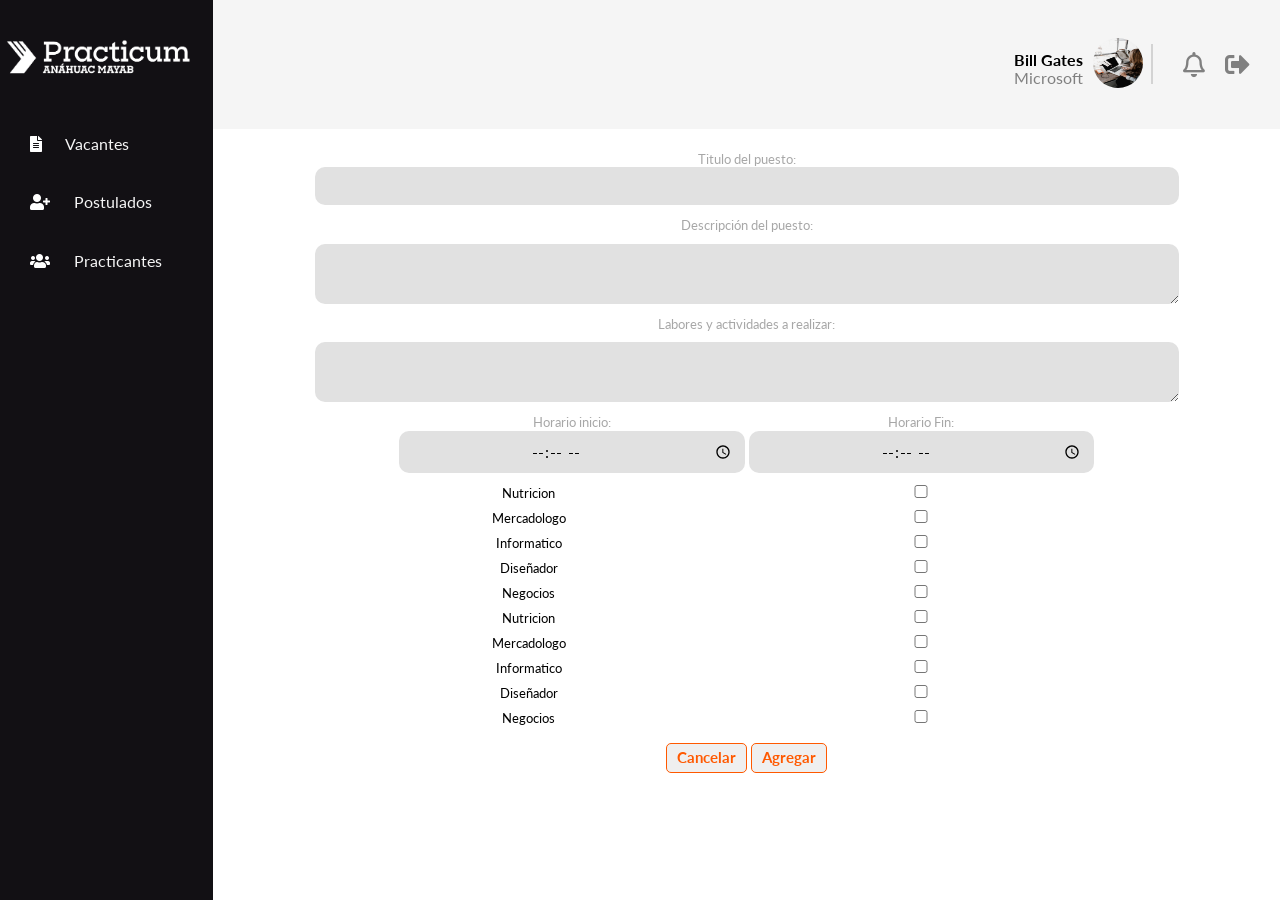
<file: agregarVacante.html>
<!DOCTYPE html>
<html lang="en">

<head>
    <meta charset="UTF-8">
    <meta name="viewport" content="width=device-width, initial-scale=1.0">
    <title>PXS</title>
    <link rel="shortcut icon" href="https://www.miplana.mx/r_/inc/img/favicon.ico">
    <!--NORMALIZE-->
    <link rel="stylesheet" href="css/normalize.css">
    <!--ICONOS-->
    <link rel="stylesheet" href="fontawesome-free-5.15.1-web/css/all.min.css">
    <!--ESTILOS PERSONALIZADOS-->
    <link rel="stylesheet" href="css/styles.css">
</head>

<body>
    <main class="perfil">
        <div class="dashboard c-blanco" id="dashboard">
            <!-- <h2 class="logo c-azul centrar-texto">PXS</h2> -->
            <img src="imgBackups/practicum_2020_logo-04.png" alt="logo" class="logo">
            <div class="accion" id="burger-menu">
                <a href="#"><i class="fas fa-bars" ></i></a>
            </div>
            <div class="accion">
                <i class="fas fa-file-alt"></i>
                <a href="#">Vacantes</a>
            </div>
            <div class="accion">
                <i class="fas fa-user-plus"></i>
                <a href="#">Postulados</a>
            </div>
            <div class="accion">
                <i class="fas fa-users"></i>
                <a href="#">Practicantes</a>
            </div>
        </div>
        <div class="perfil-contenido">
            <div class="datos-perfil">
                <div class="usuario-info">
                    <div>
                        <h4>Bill Gates</h4>
                        <p>Microsoft</p>
                    </div>
                    <div id="editarPerfil">
                        <a href="resultadoEmpresa.html" style="cursor: pointer;" onclick="desdePer()"><img src="imgBackups/photo-1491975474562-1f4e30bc9468.jfif" alt=""></a>
                    </div>
                </div>
                <div class="notificaciones">
                    <a href=""><i class="far fa-bell"></i></a>
                    <a href="index.html"><i class="fas fa-sign-out-alt"></i></a>
                </div>
            </div>
            <div class="practicas">
                <div class="contenedor">
                    <form action="/" class="contenedor registro-form height-100">
                        <label for="titulo">Titulo del puesto:</label>
                        <input type="text" name="titulo" id="titulo">
                        <label for="descripcion">Descripción del puesto: </label>
                        <textarea name="descripcion" id="descripcion cols=" 30 " rows="10 "></textarea>
                        <label for="labores">Labores y actividades a realizar: </label>
                        <textarea name="labores " id="labores " cols="30 " rows="10 "></textarea>
                        <div class="inline-40">
                            <label for="horario">Horario inicio: </label>
                            <input class="centrar-texto" type="time" id="horarioInicio" name="horarioInicio" min="06:00 " max="23:59 " required>
                        </div>
                        <div class="inline-40">
                            <label for="horario">Horario Fin: </label>
                            <input class="centrar-texto" type="time" id="horarioFin" name="horarioFin" min="06:00 " max="23:59 " required>
                        </div>
                        <div>
                            <label style="display: inline-block; width: 40%; color: black;" for="">Nutricion</label>
                            <input style="display: inline-block; width: 50%;" type="checkbox" name="" id="">
                            <label style="display: inline-block; width: 40%; color: black;" for="">Mercadologo</label>
                            <input style="display: inline-block; width: 50%;" type="checkbox" name="" id="">
                            <label style="display: inline-block; width: 40%; color: black;" for="">Informatico</label>
                            <input style="display: inline-block; width: 50%;" type="checkbox" name="" id="">
                            <label style="display: inline-block; width: 40%; color: black;" for="">Diseñador</label>
                            <input style="display: inline-block; width: 50%;" type="checkbox" name="" id="">
                            <label style="display: inline-block; width: 40%; color: black;" for="">Negocios</label>
                            <input style="display: inline-block; width: 50%;" type="checkbox" name="" id="">
                            <label style="display: inline-block; width: 40%; color: black;" for="">Nutricion</label>
                            <input style="display: inline-block; width: 50%;" type="checkbox" name="" id="">
                            <label style="display: inline-block; width: 40%; color: black;" for="">Mercadologo</label>
                            <input style="display: inline-block; width: 50%;" type="checkbox" name="" id="">
                            <label style="display: inline-block; width: 40%; color: black;" for="">Informatico</label>
                            <input style="display: inline-block; width: 50%;" type="checkbox" name="" id="">
                            <label style="display: inline-block; width: 40%; color: black;" for="">Diseñador</label>
                            <input style="display: inline-block; width: 50%;" type="checkbox" name="" id="">
                            <label style="display: inline-block; width: 40%; color: black;" for="">Negocios</label>
                            <input style="display: inline-block; width: 50%;" type="checkbox" name="" id="">
                        </div>            
                        <div class="centrar">
                            <button class="btn">Cancelar</button>
                            <button class="btn">Agregar</button>
                        </div>
                    </form>
                </div>
            </div>
        </div>
    </main>
    <script src="js/script2.js"></script>
</body>

</html>
</file>
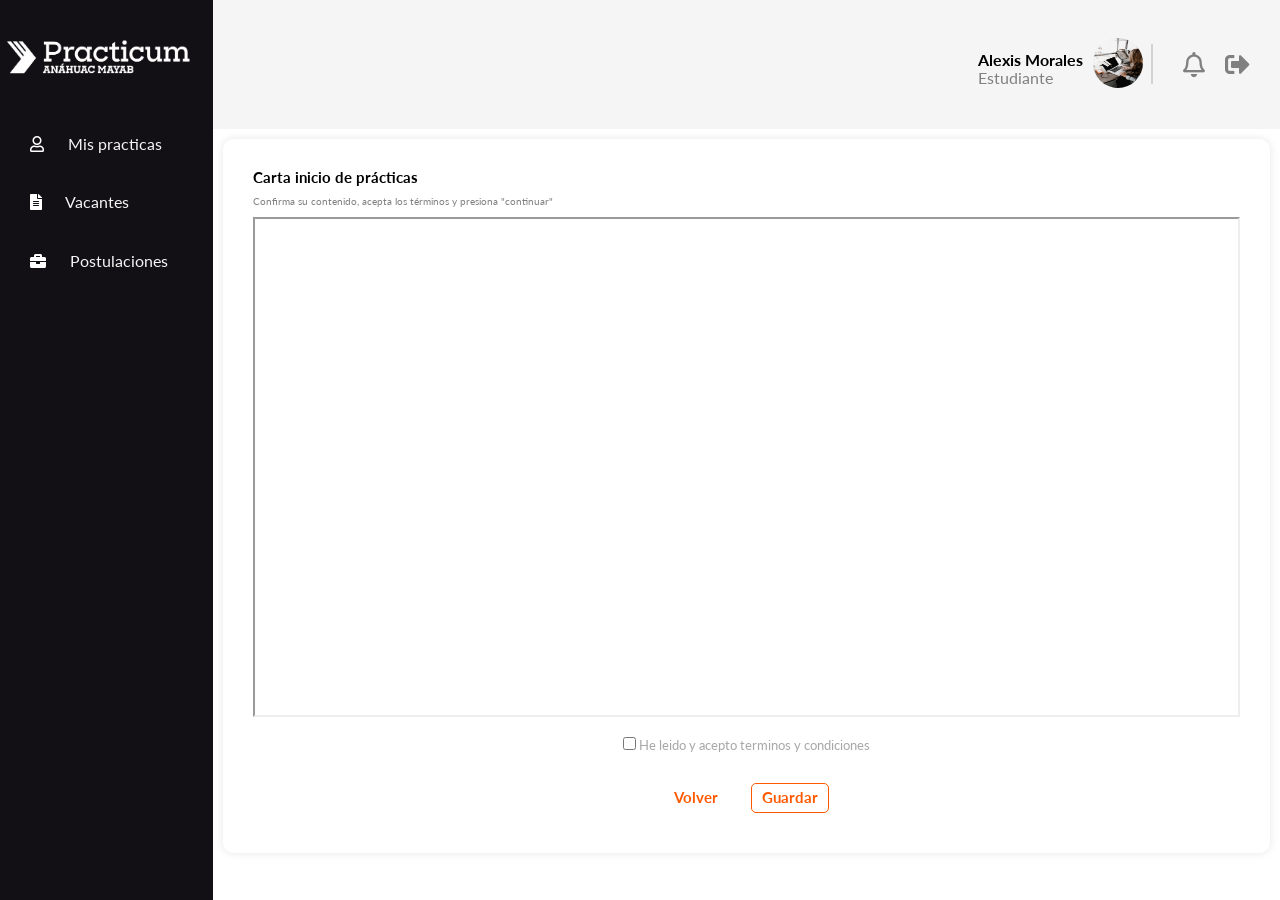
<file: cartaInicio.html>
<!DOCTYPE html>
<html lang="en">

<head>
    <meta charset="UTF-8">
    <meta name="viewport" content="width=device-width, initial-scale=1.0">
    <title>PXS</title>
    <link rel="shortcut icon" href="https://www.miplana.mx/r_/inc/img/favicon.ico">
    <!--NORMALIZE-->
    <link rel="stylesheet" href="css/normalize.css">
    <!--ICONOS-->
    <link rel="stylesheet" href="fontawesome-free-5.15.1-web/css/all.min.css">
    <!--ESTILOS PERSONALIZADOS-->
    <link rel="stylesheet" href="css/styles.css">
</head>

<body>
    <main class="perfil">
        <div class="dashboard c-blanco" id="dashboard">
            <!-- <h2 class="logo c-azul centrar-texto">PXS</h2> -->
            <img src="imgBackups/practicum_2020_logo-04.png" alt="logo" class="logo">
            <div class="accion" id="burger-menu">
                <a href="#"><i class="fas fa-bars" ></i></a>
            </div>
            <div class="accion">
                <i class="far fa-user"></i>
                <a href="#">Mis practicas</a>
            </div>
            <div class="accion">
                <i class="fas fa-file-alt"></i>
                <a href="#">Vacantes</a>
            </div>
            <div class="accion">
                <i class="fas fa-briefcase"></i>
                <a href="#">Postulaciones</a>
            </div>
        </div>
        <div class="perfil-contenido">
            <div class="datos-perfil">
                <div class="usuario-info">
                    <div>
                        <h4>Alexis Morales</h4>
                        <p>Estudiante</p>
                    </div>
                    <div>
                        <img src="imgBackups/photo-1491975474562-1f4e30bc9468.jfif" alt="">
                    </div>
                </div>
                <div class="notificaciones">
                    <a href=""><i class="far fa-bell"></i></a>
                    <a href=""><i class="fas fa-sign-out-alt"></i></a>
                </div>
            </div>
            <div class="practicas">
                <div class="practicas-contenedor">
                    <div class="carta-m flex-100">
                        <div>
                            <h2>Carta inicio de prácticas</h2>
                            <p style="color: gray;">Confirma su contenido, acepta los términos y presiona "continuar"</p>
                        </div>
                        <div class="flex-contenedor">
                            <iframe src="TareaMoneyball_AlexisMorales.pdf" width="100%" height="500px">
                            </iframe>
                        </div>
                        <form action="#" class="m-2 centrar-texto">
                            <input type="checkbox" name="terminos" id="terminos">
                            <label for="terminos">He leido y acepto terminos y condiciones</label>
                        </form>
                        <div class="centrar-texto">
                            <a href="requisitos.html" class="m-1 btn-2">Volver</a>
                            <a href="#" class="m-1 btn">Guardar</a>
                        </div>
                    </div>
                </div>
            </div>
        </div>
    </main>
    <script src="js/script.js"></script>
</body>

</html>
</file>
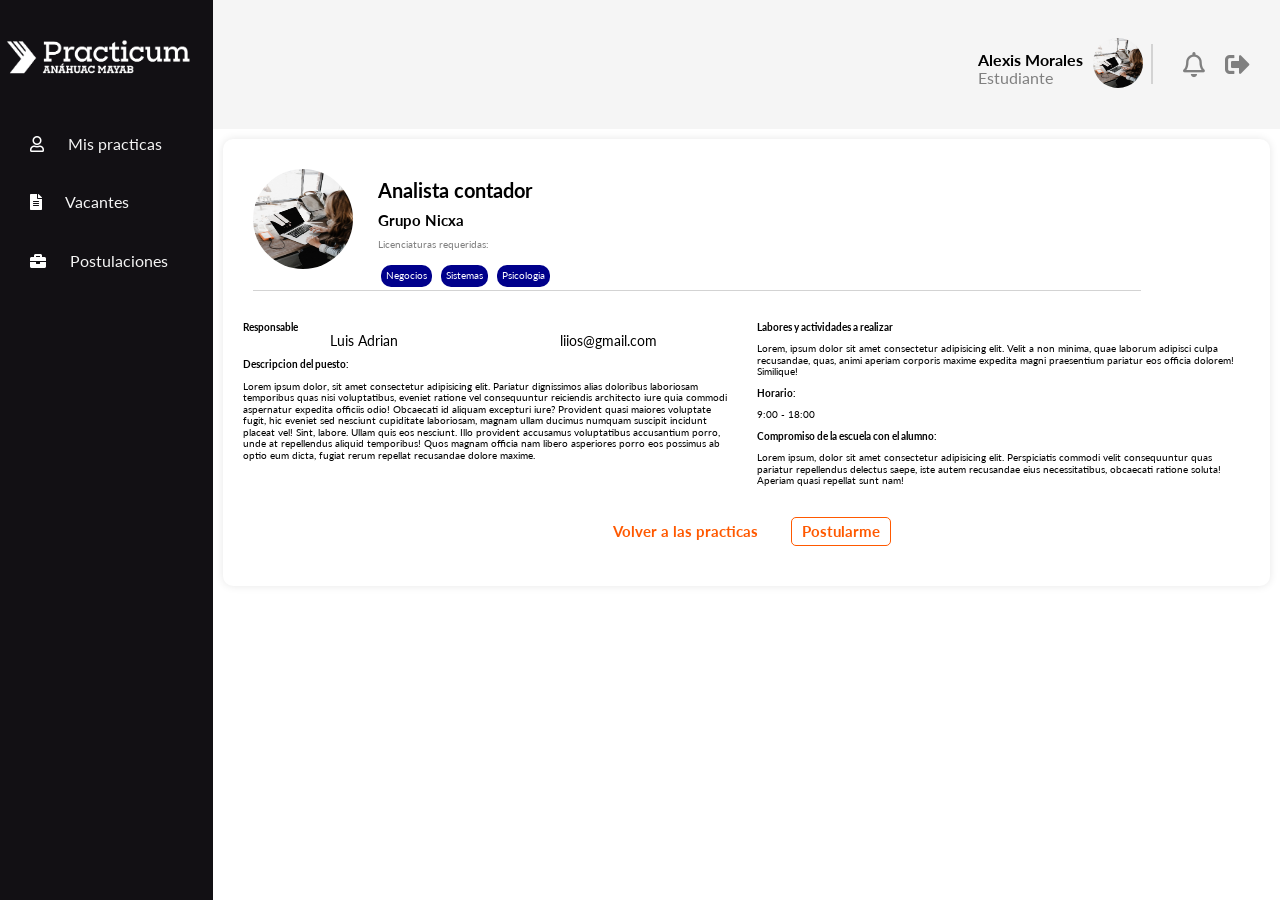
<file: detalles.html>
<!DOCTYPE html>
<html lang="en">

<head>
    <meta charset="UTF-8">
    <meta name="viewport" content="width=device-width, initial-scale=1.0">
    <title>PXS</title>
    <link rel="shortcut icon" href="https://www.miplana.mx/r_/inc/img/favicon.ico">
    <!--NORMALIZE-->
    <link rel="stylesheet" href="css/normalize.css">
    <!--ICONOS-->
    <link rel="stylesheet" href="fontawesome-free-5.15.1-web/css/all.min.css">
    <!--ESTILOS PERSONALIZADOS-->
    <link rel="stylesheet" href="css/styles.css">
</head>

<body>
    <main class="perfil">
        <div class="dashboard c-blanco" id="dashboard">
            <!-- <h2 class="logo c-azul centrar-texto">PXS</h2> -->
            <img src="imgBackups/practicum_2020_logo-04.png" alt="logo" class="logo">
            <div class="accion" id="burger-menu">
                <a href="#"><i class="fas fa-bars" ></i></a>
            </div>
            <div class="accion">
                <i class="far fa-user"></i>
                <a href="perfilAlumno.html">Mis practicas</a>
            </div>
            <div class="accion">
                <i class="fas fa-file-alt"></i>
                <a href="#">Vacantes</a>
            </div>
            <div class="accion">
                <i class="fas fa-briefcase"></i>
                <a href="#">Postulaciones</a>
            </div>
        </div>
        <div class="perfil-contenido">
            <div class="datos-perfil">
                <div class="usuario-info">
                    <div>
                        <h4>Alexis Morales</h4>
                        <p>Estudiante</p>
                    </div>
                    <div>
                        <img src="imgBackups/photo-1491975474562-1f4e30bc9468.jfif" alt="">
                    </div>
                </div>
                <div class="notificaciones">
                    <a href=""><i class="far fa-bell"></i></a>
                    <a href=""><i class="fas fa-sign-out-alt"></i></a>
                </div>
            </div>
            <div class="practicas">
                <div class="practicas-contenedor">
                    <div class="carta-m flex-100">
                        <div class="carta-practicas">
                            <div>
                                <img src="imgBackups/photo-1491975474562-1f4e30bc9468.jfif" alt="">
                            </div>
                            <div>
                                <h3 style="font-size: 2rem;">Analista contador</h3>
                                <h4 style="font-size: 1.5rem;">Grupo Nicxa</h4>
                                <p style="color: gray;">Licenciaturas requeridas:</p>
                                <div class="carreras-req">
                                    <ul id="carreras-requeridas">
                                        <li>Negocios</li>
                                        <li>Sistemas</li>
                                        <li>Psicologia</li>
                                    </ul>
                                </div>
                            </div>
                        </div>
                        <div class="flex-contenedor">
                            <div class="flex-mitad-especial m-1">
                                <h4>Responsable</h4>
                                <ul>
                                    <li>Luis Adrian</li>
                                    <li>liios@gmail.com</li>
                                </ul>
                                <h4>Descripcion del puesto: </h4>
                                <p>Lorem ipsum dolor, sit amet consectetur adipisicing elit. Pariatur dignissimos alias doloribus laboriosam temporibus quas nisi voluptatibus, eveniet ratione vel consequuntur reiciendis architecto iure quia commodi aspernatur
                                    expedita officiis odio! Obcaecati id aliquam excepturi iure? Provident quasi maiores voluptate fugit, hic eveniet sed nesciunt cupiditate laboriosam, magnam ullam ducimus numquam suscipit incidunt placeat vel! Sint,
                                    labore. Ullam quis eos nesciunt. Illo provident accusamus voluptatibus accusantium porro, unde at repellendus aliquid temporibus! Quos magnam officia nam libero asperiores porro eos possimus ab optio eum dicta, fugiat
                                    rerum repellat recusandae dolore maxime.</p>
                            </div>
                            <div class="flex-mitad-especial m-1">
                                <h4>Labores y actividades a realizar</h4>
                                <p>Lorem, ipsum dolor sit amet consectetur adipisicing elit. Velit a non minima, quae laborum adipisci culpa recusandae, quas, animi aperiam corporis maxime expedita magni praesentium pariatur eos officia dolorem! Similique!</p>
                                <h4>Horario:</h4>
                                <p>9:00 - 18:00</p>
                                <h4>Compromiso de la escuela con el alumno:</h4>
                                <p>Lorem ipsum, dolor sit amet consectetur adipisicing elit. Perspiciatis commodi velit consequuntur quas pariatur repellendus delectus saepe, iste autem recusandae eius necessitatibus, obcaecati ratione soluta! Aperiam quasi
                                    repellat sunt nam!</p>
                            </div>
                        </div>
                        <div class="centrar-texto">
                            <a href="perfilAlumno.html" class="m-1 btn-2">Volver a las practicas</a>
                            <a href="requisitos.html" class="m-1 btn">Postularme</a>
                        </div>
                    </div>
                </div>
            </div>
        </div>
    </main>
    <script src="js/script.js"></script>
</body>

</html>
</file>
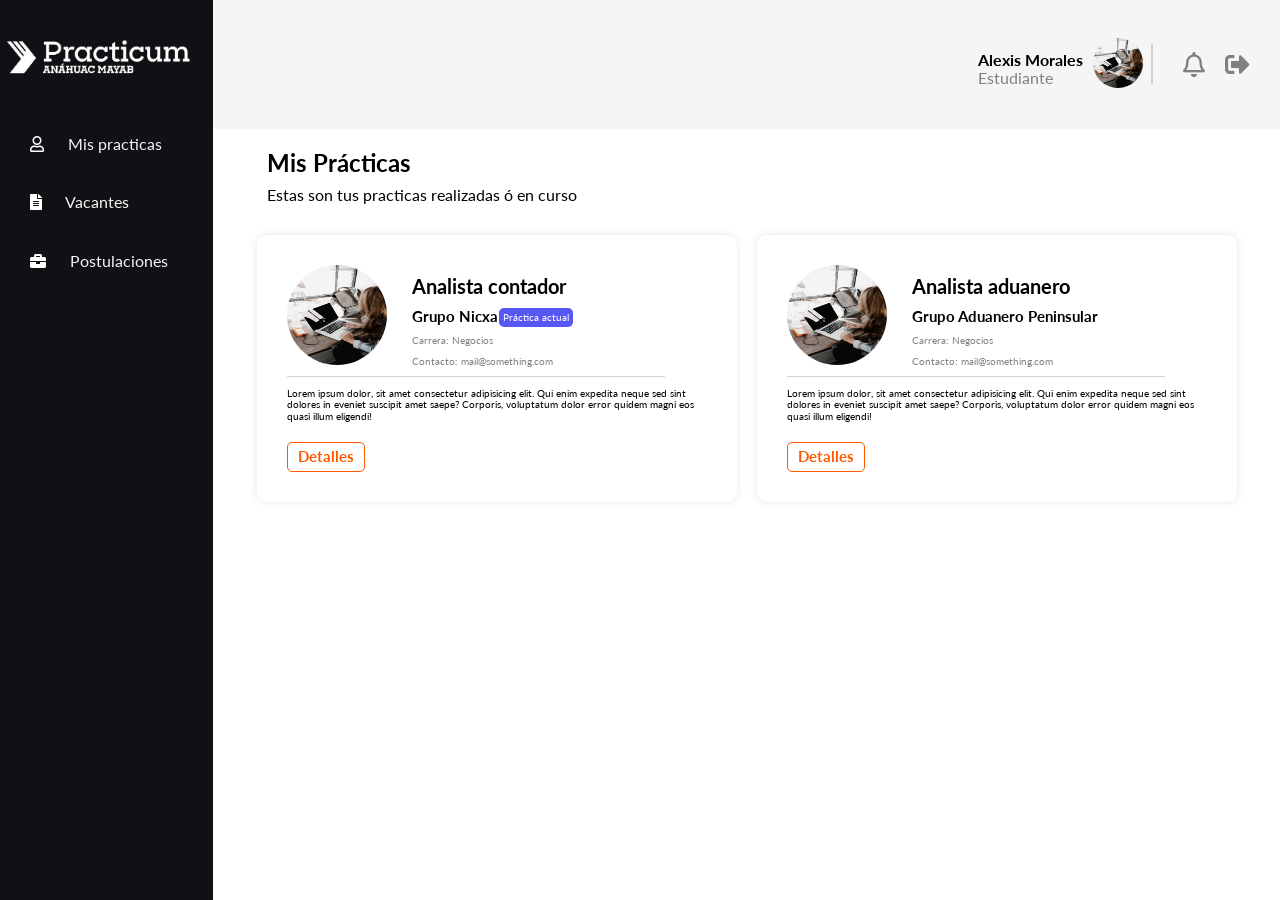
<file: perfilAlumno.html>
<!DOCTYPE html>
<html lang="en">

<head>
    <meta charset="UTF-8">
    <meta name="viewport" content="width=device-width, initial-scale=1.0">
    <title>PXS</title>
    <link rel="shortcut icon" href="https://www.miplana.mx/r_/inc/img/favicon.ico">
    <!--NORMALIZE-->
    <link rel="stylesheet" href="css/normalize.css">
    <!--ICONOS-->
    <link rel="stylesheet" href="fontawesome-free-5.15.1-web/css/all.min.css">
    <!--ESTILOS PERSONALIZADOS-->
    <link rel="stylesheet" href="css/styles.css">
</head>

<body>
    <main class="perfil">
        <div class="dashboard c-blanco" id="dashboard">
            <!-- <h2 class="logo c-azul centrar-texto">PXS</h2> -->
            <img src="imgBackups/practicum_2020_logo-04.png" alt="logo" class="logo">
            <div class="accion" id="burger-menu">
                <a href="#"><i class="fas fa-bars" ></i></a>
            </div>
            <div class="accion" id="misPracticasBtn">
                <i class="far fa-user"></i>
                <a href="#">Mis practicas</a>
            </div>
            <div class="accion" id="vacantesBtn">
                <i class="fas fa-file-alt"></i>
                <a>Vacantes</a>
            </div>
            <div class="accion" id="postulacionesBtn">
                <i class="fas fa-briefcase"></i>
                <a href="#">Postulaciones</a>
            </div>
        </div>
        <div class="perfil-contenido">
            <div class="datos-perfil">
                <div class="usuario-info">
                    <div>
                        <h4>Alexis Morales</h4>
                        <p>Estudiante</p>
                    </div>
                    <div>
                        <a href="resultado.html"><img src="imgBackups/photo-1491975474562-1f4e30bc9468.jfif" alt=""></a>
                    </div>
                </div>
                <div class="notificaciones">
                    <a href=""><i class="far fa-bell"></i></a>
                    <a href="index.html"><i class="fas fa-sign-out-alt"></i></a>
                </div>
            </div>
            <div class="practicas">
                <section id="misPracticas">
                    <div class="contenedor izquierda">
                        <h2>Mis Prácticas</h2>
                        <p>Estas son tus practicas realizadas ó en curso</p>
                    </div>
                    <div class="practicas-contenedor">
                        <div class="carta-m">
                            <div class="carta-practicas">
                                <div>
                                    <img src="imgBackups/photo-1491975474562-1f4e30bc9468.jfif" alt="">
                                </div>
                                <div class="practica-activa">
                                    <h3 style="font-size: 2rem;">Analista contador</h3>
                                    <h4 style="font-size: 1.5rem;">Grupo Nicxa</h4>
                                    <p style="color: gray;">Carrera: Negocios</p>
                                    <p style="color: gray;">Contacto: mail@something.com</p>
                                </div>
                            </div>
                            <div>
                                <p>Lorem ipsum dolor, sit amet consectetur adipisicing elit. Qui enim expedita neque sed sint dolores in eveniet suscipit amet saepe? Corporis, voluptatum dolor error quidem magni eos quasi illum eligendi!</p>
                                <a href="detalles.html" class="btn">Detalles</a>
                            </div>
                        </div>
                        <div class="carta-m">
                            <div class="carta-practicas">
                                <div>
                                    <img src="imgBackups/photo-1491975474562-1f4e30bc9468.jfif" alt="">
                                </div>
                                <div>
                                    <h3 style="font-size: 2rem;">Analista aduanero</h3>
                                    <h4 style="font-size: 1.5rem;">Grupo Aduanero Peninsular</h4>
                                    <p style="color: gray;">Carrera: Negocios</p>
                                    <p style="color: gray;">Contacto: mail@something.com</p>
                                </div>
                            </div>
                            <div>
                                <p>Lorem ipsum dolor, sit amet consectetur adipisicing elit. Qui enim expedita neque sed sint dolores in eveniet suscipit amet saepe? Corporis, voluptatum dolor error quidem magni eos quasi illum eligendi!</p>
                                <a href="#" class="btn">Detalles</a>
                            </div>
                        </div>
                    </div>
                </section>
                <section id="vacantes" class="hide">
                    <div class="contenedor izquierda">
                        <h2>Vacantes</h2>
                        <p>Estas son las vacantes disponibles</p>
                    </div>
                    <div class="practicas-contenedor">
                        <div class="carta-m">
                            <div class="carta-practicas">
                                <div>
                                    <img src="imgBackups/photo-1491975474562-1f4e30bc9468.jfif" alt="">
                                </div>
                                <div class="practica-activa">
                                    <h3 style="font-size: 2rem;">Analista contador</h3>
                                    <h4 style="font-size: 1.5rem;">Grupo Nicxa</h4>
                                    <p style="color: gray;">Carrera: Negocios</p>
                                    <p style="color: gray;">Contacto: mail@something.com</p>
                                </div>
                            </div>
                            <div>
                                <p>Lorem ipsum dolor, sit amet consectetur adipisicing elit. Qui enim expedita neque sed sint dolores in eveniet suscipit amet saepe? Corporis, voluptatum dolor error quidem magni eos quasi illum eligendi!</p>
                                <a href="detalles.html" class="btn">Detalles</a>
                            </div>
                        </div>
                        <div class="carta-m">
                            <div class="carta-practicas">
                                <div>
                                    <img src="imgBackups/photo-1491975474562-1f4e30bc9468.jfif" alt="">
                                </div>
                                <div>
                                    <h3 style="font-size: 2rem;">Analista aduanero</h3>
                                    <h4 style="font-size: 1.5rem;">Grupo Aduanero Peninsular</h4>
                                    <p style="color: gray;">Carrera: Negocios</p>
                                    <p style="color: gray;">Contacto: mail@something.com</p>
                                </div>
                            </div>
                            <div>
                                <p>Lorem ipsum dolor, sit amet consectetur adipisicing elit. Qui enim expedita neque sed sint dolores in eveniet suscipit amet saepe? Corporis, voluptatum dolor error quidem magni eos quasi illum eligendi!</p>
                                <a href="#" class="btn">Detalles</a>
                            </div>
                        </div>
                        <div class="carta-m">
                            <div class="carta-practicas">
                                <div>
                                    <img src="imgBackups/photo-1491975474562-1f4e30bc9468.jfif" alt="">
                                </div>
                                <div class="practica-activa">
                                    <h3 style="font-size: 2rem;">Analista contador</h3>
                                    <h4 style="font-size: 1.5rem;">Grupo Nicxa</h4>
                                    <p style="color: gray;">Carrera: Negocios</p>
                                    <p style="color: gray;">Contacto: mail@something.com</p>
                                </div>
                            </div>
                            <div>
                                <p>Lorem ipsum dolor, sit amet consectetur adipisicing elit. Qui enim expedita neque sed sint dolores in eveniet suscipit amet saepe? Corporis, voluptatum dolor error quidem magni eos quasi illum eligendi!</p>
                                <a href="detalles.html" class="btn">Detalles</a>
                            </div>
                        </div>
                        <div class="carta-m">
                            <div class="carta-practicas">
                                <div>
                                    <img src="imgBackups/photo-1491975474562-1f4e30bc9468.jfif" alt="">
                                </div>
                                <div>
                                    <h3 style="font-size: 2rem;">Analista aduanero</h3>
                                    <h4 style="font-size: 1.5rem;">Grupo Aduanero Peninsular</h4>
                                    <p style="color: gray;">Carrera: Negocios</p>
                                    <p style="color: gray;">Contacto: mail@something.com</p>
                                </div>
                            </div>
                            <div>
                                <p>Lorem ipsum dolor, sit amet consectetur adipisicing elit. Qui enim expedita neque sed sint dolores in eveniet suscipit amet saepe? Corporis, voluptatum dolor error quidem magni eos quasi illum eligendi!</p>
                                <a href="#" class="btn">Detalles</a>
                            </div>
                        </div>
                    </div>
                </section>
                <section id="postulaciones" class="hide">
                    <div class="contenedor izquierda">
                        <h2>Mis Postulaciones</h2>
                        <p>Estas son tus postulaciones realizadas o en curso</p>
                    </div>
                    <div class="practicas-contenedor">
                        <div class="carta-m">
                            <div class="carta-practicas rmAfter">
                                <div>
                                    <img src="imgBackups/photo-1491975474562-1f4e30bc9468.jfif" alt="">
                                </div>
                                <div class="practica-activa">
                                    <h3 style="font-size: 2rem;">Analista contador</h3>
                                    <h4 style="font-size: 1.5rem;">Grupo Nicxa</h4>
                                    <p style="color: gray;">Carrera: Negocios</p>
                                    <p style="color: gray;">Contacto: mail@something.com</p>
                                </div>
                            </div>
                            <div class="estado">
                                <div class="cir ele"><i class="fas fa-check"></i></div>
                                <div class="cir"><i class="fas fa-check"></i></div>
                                <div class="cir post"><i class="fas fa-check"></i></div>
                            </div>
                            <div>
                                <p>Lorem ipsum dolor, sit amet consectetur adipisicing elit. Qui enim expedita neque sed sint dolores in eveniet suscipit amet saepe? Corporis, voluptatum dolor error quidem magni eos quasi illum eligendi!</p>
                                <a href="detalles.html" class="btn">Detalles</a>
                            </div>
                        </div>
                        <div class="carta-m">
                            <div class="carta-practicas rmAfter">
                                <div>
                                    <img src="imgBackups/photo-1491975474562-1f4e30bc9468.jfif" alt="">
                                </div>
                                <div>
                                    <h3 style="font-size: 2rem;">Analista aduanero</h3>
                                    <h4 style="font-size: 1.5rem;">Grupo Aduanero Peninsular</h4>
                                    <p style="color: gray;">Carrera: Negocios</p>
                                    <p style="color: gray;">Contacto: mail@something.com</p>
                                </div>
                            </div>
                            <div class="estado">
                                <div class="cir ele"><i class="fas fa-check"></i></div>
                                <div class="cir"><i class="fas fa-check"></i></div>
                                <div class="cir post">3</div>
                            </div>
                            <div>
                                <p>Lorem ipsum dolor, sit amet consectetur adipisicing elit. Qui enim expedita neque sed sint dolores in eveniet suscipit amet saepe? Corporis, voluptatum dolor error quidem magni eos quasi illum eligendi!</p>
                                <a href="#" class="btn">Detalles</a>
                            </div>
                        </div>
                        <div class="carta-m">
                            <div class="carta-practicas rmAfter">
                                <div>
                                    <img src="imgBackups/photo-1491975474562-1f4e30bc9468.jfif" alt="">
                                </div>
                                <div class="practica-activa">
                                    <h3 style="font-size: 2rem;">Analista contador</h3>
                                    <h4 style="font-size: 1.5rem;">Grupo Nicxa</h4>
                                    <p style="color: gray;">Carrera: Negocios</p>
                                    <p style="color: gray;">Contacto: mail@something.com</p>
                                </div>
                            </div>
                            <div class="estado">
                                <div class="cir ele"><i class="fas fa-check"></i></div>
                                <div class="cir">2</div>
                                <div class="cir post">3</div>
                            </div>
                            <div>
                                <p>Lorem ipsum dolor, sit amet consectetur adipisicing elit. Qui enim expedita neque sed sint dolores in eveniet suscipit amet saepe? Corporis, voluptatum dolor error quidem magni eos quasi illum eligendi!</p>
                                <a href="detalles.html" class="btn">Detalles</a>
                            </div>
                        </div>
                    </div>
                </section>
            </div>
        </div>
    </main>
    <script src="js/script.js"></script>
</body>

</html>
</file>
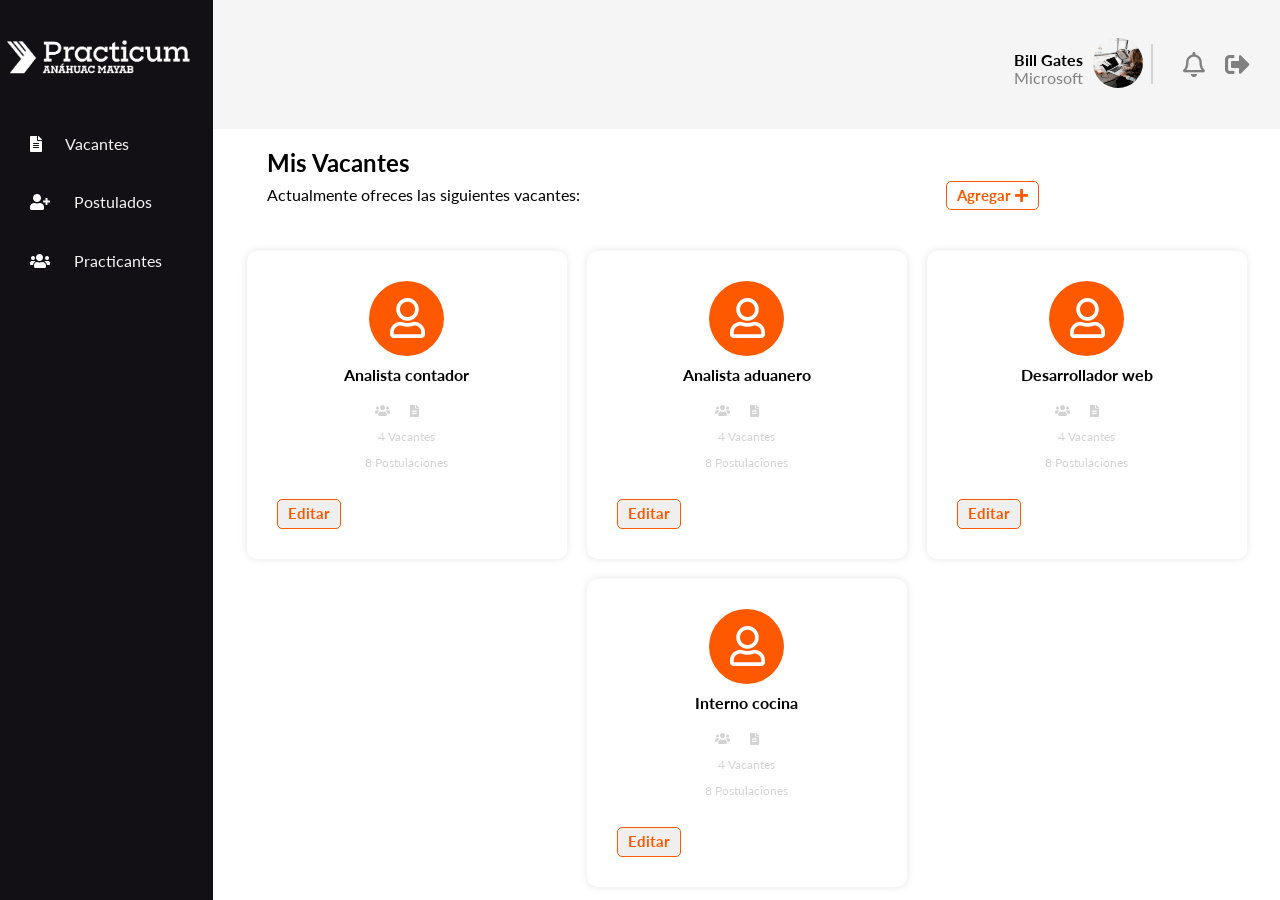
<file: perfilEmpresa.html>
<!DOCTYPE html>
<html lang="en">

<head>
    <meta charset="UTF-8">
    <meta name="viewport" content="width=device-width, initial-scale=1.0">
    <title>PXS</title>
    <link rel="shortcut icon" href="https://www.miplana.mx/r_/inc/img/favicon.ico">
    <!--NORMALIZE-->
    <link rel="stylesheet" href="css/normalize.css">
    <!--ICONOS-->
    <link rel="stylesheet" href="fontawesome-free-5.15.1-web/css/all.min.css">
    <!--ESTILOS PERSONALIZADOS-->
    <link rel="stylesheet" href="css/styles.css">
</head>

<body>
    <main class="perfil">
        <div class="dashboard c-blanco" id="dashboard">
            <!-- <h2 class="logo c-azul centrar-texto">PXS</h2> -->
            <img src="imgBackups/practicum_2020_logo-04.png" alt="logo" class="logo">
            <div class="accion" id="burger-menu">
                <a href="#"><i class="fas fa-bars" ></i></a>
            </div>
            <div class="accion" id="vacantesBtn">
                <i class="fas fa-file-alt"></i>
                <a>Vacantes</a>
            </div>
            <div class="accion" id="postuladosBtn">
                <i class="fas fa-user-plus"></i>
                <a>Postulados</a>
            </div>
            <div class="accion" id="practicantesBtn">
                <i class="fas fa-users"></i>
                <a>Practicantes</a>
            </div>
        </div>
        <div class="perfil-contenido">
            <div class="datos-perfil">
                <div class="usuario-info">
                    <div>
                        <h4>Bill Gates</h4>
                        <p>Microsoft</p>
                    </div>
                    <div id="editarPerfil">
                        <a href="resultadoEmpresa.html" style="cursor: pointer;" onclick="desdePer()"><img src="imgBackups/photo-1491975474562-1f4e30bc9468.jfif" alt=""></a>
                    </div>
                </div>
                <div class="notificaciones">
                    <a href=""><i class="far fa-bell"></i></a>
                    <a href="index.html"><i class="fas fa-sign-out-alt"></i></a>
                </div>
            </div>
            <div class="practicas">
                <section id="vacantes">
                    <div class="contenedor izquierda">
                        <div class="inline-40">
                            <h2>Mis Vacantes</h2>
                            <p>Actualmente ofreces las siguientes vacantes: </p>
                        </div>
                        <div class="inline-40 derecha">
                            <a href="agregarVacante.html" class="btn">Agregar <i class="fas fa-plus"></i></a>
                        </div>
                    </div>
                    <div class="practicas-contenedor centrar-flex">
                        <div class="carta-ch">
                            <div class="cir-gris centrar">
                                <i class="far fa-user centrar"></i>
                            </div>
                            <h2 class="centrar-texto m-1 f-16">Analista contador</h2>
                            <div class="m-2" style="color: lightgray; font-size: 1.2rem;">
                                <div class="centrar-texto">
                                    <p><i class="fas fa-users m-r-2"></i><i class="fas fa-file-alt m-r-2"></i></p>
                                    <p> 4 Vacantes</p>
                                    <p> 8 Postulaciones</p>
                                </div>
                            </div>
                            <button class="btn">Editar</button>
                        </div>
                        <div class="carta-ch">
                            <div class="cir-gris centrar">
                                <i class="far fa-user centrar"></i>
                            </div>
                            <h2 class="centrar-texto m-1 f-16">Analista aduanero</h2>
                            <div class="m-2" style="color: lightgray; font-size: 1.2rem;">
                                <div class="centrar-texto">
                                    <p><i class="fas fa-users m-r-2"></i><i class="fas fa-file-alt m-r-2"></i></p>
                                    <p> 4 Vacantes</p>
                                    <p> 8 Postulaciones</p>
                                </div>
                            </div>
                            <button class="btn">Editar</button>
                        </div>
                        <div class="carta-ch">
                            <div class="cir-gris centrar">
                                <i class="far fa-user centrar"></i>
                            </div>
                            <h2 class="centrar-texto m-1 f-16">Desarrollador web</h2>
                            <div class="m-2" style="color: lightgray; font-size: 1.2rem;">
                                <div class="centrar-texto">
                                    <p><i class="fas fa-users m-r-2"></i><i class="fas fa-file-alt m-r-2"></i></p>
                                    <p> 4 Vacantes</p>
                                    <p> 8 Postulaciones</p>
                                </div>
                            </div>
                            <button class="btn">Editar</button>
                        </div>
                        <div class="carta-ch">
                            <div class="cir-gris centrar">
                                <i class="far fa-user centrar"></i>
                            </div>
                            <h2 class="centrar-texto m-1 f-16">Interno cocina</h2>
                            <div class="m-2" style="color: lightgray; font-size: 1.2rem;">
                                <div class="centrar-texto">
                                    <p><i class="fas fa-users m-r-2"></i><i class="fas fa-file-alt m-r-2"></i></p>
                                    <p> 4 Vacantes</p>
                                    <p> 8 Postulaciones</p>
                                </div>
                            </div>
                            <button class="btn">Editar</button>
                        </div>
                    </div>
                </section>
                <section id="postulados" class="hide">
                    <div class="contenedor izquierda">
                        <div class="inline-40">
                            <h2>Alumnos postulados</h2>
                            <p>Actualmente ofreces las siguientes vacantes: </p>
                        </div>
                        <div class="inline-40 derecha">
                            <a href="agregarVacante.html" class="btn">Agregar <i class="fas fa-plus"></i></a>
                        </div>
                    </div>
                    <div class="practicas-contenedor centrar-flex">
                        <div class="carta-ch">
                            <div class="centrar-texto">
                                <img src="imgBackups/photo-1539302730708-a9ccbdd8332b.jfif" alt="">
                            </div>
                            <h2 class="centrar-texto m-1 f-16">Monica López</h2>
                            <h3 class="centrar-texto">Negocios Internacionales</h3>
                            <div class="m-2" style="color: lightgray; font-size: 1.2rem;">
                                <div class="centrar-texto">
                                    <p><i class="fas fa-file-alt m-r-2"></i><i class="fas fa-phone m-r-2"></i><i class="fas fa-envelope m-r-2"></i></p>
                                    <p>Analista contador</p>
                                    <p>9994587687</p>
                                    <p>maquinadefuego@gmail.com</p>
                                </div>
                            </div>
                            <div class="centrar-texto">
                                <button class="btn">Rechazar</button>
                                <button class="btn">Aceptar</button>
                            </div>         
                        </div>
                        <div class="carta-ch">
                            <div class="centrar-texto">
                                <img src="imgBackups/photo-1539302730708-a9ccbdd8332b.jfif" alt="">
                            </div>
                            <h2 class="centrar-texto m-1 f-16">Monica López</h2>
                            <h3 class="centrar-texto">Negocios Internacionales</h3>
                            <div class="m-2" style="color: lightgray; font-size: 1.2rem;">
                                <div class="centrar-texto">
                                    <p><i class="fas fa-file-alt m-r-2"></i><i class="fas fa-phone m-r-2"></i><i class="fas fa-envelope m-r-2"></i></p>
                                    <p>Analista contador</p>
                                    <p>9994587687</p>
                                    <p>maquinadefuego@gmail.com</p>
                                </div>
                            </div>
                            <div class="centrar-texto">
                                <button class="btn">Rechazar</button>
                                <button class="btn">Aceptar</button>
                            </div>         
                        </div>
                        <div class="carta-ch">
                            <div class="centrar-texto">
                                <img src="imgBackups/photo-1539302730708-a9ccbdd8332b.jfif" alt="">
                            </div>
                            <h2 class="centrar-texto m-1 f-16">Monica López</h2>
                            <h3 class="centrar-texto">Negocios Internacionales</h3>
                            <div class="m-2" style="color: lightgray; font-size: 1.2rem;">
                                <div class="centrar-texto">
                                    <p><i class="fas fa-file-alt m-r-2"></i><i class="fas fa-phone m-r-2"></i><i class="fas fa-envelope m-r-2"></i></p>
                                    <p>Analista contador</p>
                                    <p>9994587687</p>
                                    <p>maquinadefuego@gmail.com</p>
                                </div>
                            </div>
                            <div class="centrar-texto">
                                <button class="btn">Rechazar</button>
                                <button class="btn">Aceptar</button>
                            </div>         
                        </div>
                    </div>
                </section>
                <section id="practicantes" class="hide">
                    <div class="contenedor izquierda">
                        <div class="inline-40">
                            <h2>Mis practicantes</h2>
                            <p>Ellos se encuentran contigo actualmente: </p>
                        </div>
                        <div class="inline-40 derecha">
                            <a href="agregarVacante.html" class="btn">Agregar <i class="fas fa-plus"></i></a>
                        </div>
                    </div>
                    <div class="practicas-contenedor centrar-flex">
                        <div class="carta-ch">
                            <div class="centrar-texto">
                                <img src="imgBackups/photo-1539302730708-a9ccbdd8332b.jfif" alt="">
                            </div>
                            <h2 class="centrar-texto m-1 f-16">Monica López</h2>
                            <h3 class="centrar-texto">Negocios Internacionales</h3>
                            <div class="m-2" style="color: lightgray; font-size: 1.2rem;">
                                <div class="centrar-texto">
                                    <p><i class="fas fa-file-alt m-r-2"></i><i class="fas fa-phone m-r-2"></i><i class="fas fa-envelope m-r-2"></i></p>
                                    <p>Analista contador</p>
                                    <p>9994587687</p>
                                    <p>maquinadefuego@gmail.com</p>
                                </div>
                            </div>
                            <div class="centrar-texto">
                                <label style="display: block;" for="progreso1">Progreso</label>
                                <input type="range" name="progreso1" id="progreso1" min="0" max="100" value="25" disabled>
                            </div>         
                        </div>
                        <div class="carta-ch">
                            <div class="centrar-texto">
                                <img src="imgBackups/photo-1539302730708-a9ccbdd8332b.jfif" alt="">
                            </div>
                            <h2 class="centrar-texto m-1 f-16">Monica López</h2>
                            <h3 class="centrar-texto">Negocios Internacionales</h3>
                            <div class="m-2" style="color: lightgray; font-size: 1.2rem;">
                                <div class="centrar-texto">
                                    <p><i class="fas fa-file-alt m-r-2"></i><i class="fas fa-phone m-r-2"></i><i class="fas fa-envelope m-r-2"></i></p>
                                    <p>Analista contador</p>
                                    <p>9994587687</p>
                                    <p>maquinadefuego@gmail.com</p>
                                </div>
                            </div>
                            <div class="centrar-texto">
                                <label style="display: block;" for="progreso1">Progreso</label>
                                <input type="range" name="progreso1" id="progreso1" min="0" max="100" value="95" disabled>
                            </div>         
                        </div>
                        <div class="carta-ch">
                            <div class="centrar-texto">
                                <img src="imgBackups/photo-1539302730708-a9ccbdd8332b.jfif" alt="">
                            </div>
                            <h2 class="centrar-texto m-1 f-16">Monica López</h2>
                            <h3 class="centrar-texto">Negocios Internacionales</h3>
                            <div class="m-2" style="color: lightgray; font-size: 1.2rem;">
                                <div class="centrar-texto">
                                    <p><i class="fas fa-file-alt m-r-2"></i><i class="fas fa-phone m-r-2"></i><i class="fas fa-envelope m-r-2"></i></p>
                                    <p>Analista contador</p>
                                    <p>9994587687</p>
                                    <p>maquinadefuego@gmail.com</p>
                                </div>
                            </div>
                            <div class="centrar-texto">
                                <label style="display: block;" for="progreso1">Progreso</label>
                                <input type="range" name="progreso1" id="progreso1" min="0" max="100" value="52" disabled>
                            </div>         
                        </div>
                    </div>
                </section>
            </div>
        </div>
    </main>
    <script src="js/script2.js"></script>
</body>

</html>
</file>
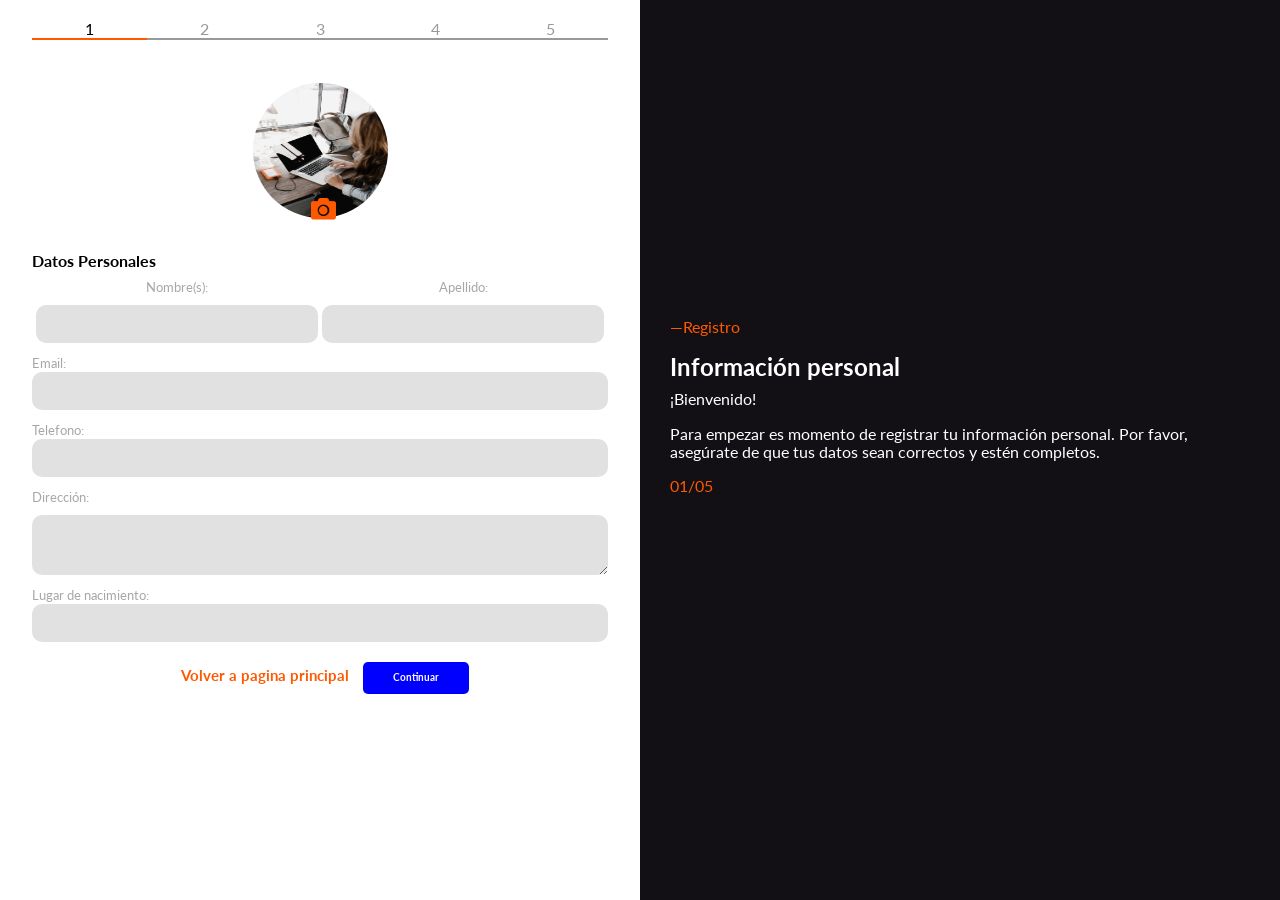
<file: registro.html>
<!DOCTYPE html>
<html lang="en">

<head>
    <meta charset="UTF-8">
    <meta name="viewport" content="width=device-width, initial-scale=1.0">
    <title>Registro</title>
    <!-- ICONO DE PESTAÑA -->
    <link rel="shortcut icon" href="https://www.miplana.mx/r_/inc/img/favicon.ico">
    <!--NORMALIZE-->
    <link rel="stylesheet" href="css/normalize.css">
    <!--ICONOS-->
    <link rel="stylesheet" href="fontawesome-free-5.15.1-web/css/all.min.css">
    <!--ESTILOS PERSONALIZADOS-->
    <link rel="stylesheet" href="css/styles.css">
</head>

<body>
    <main class="flex-contenedor">
        <div class="flex-mitad bg-white m-0">
            <form action=" # " class="contenedor registro-form height-100 ">
                <section class="" id="datosPersonales">
                    <ol class="pasos ">
                        <li class="centrar-texto focus ">1</li>
                        <li class="centrar-texto ">2</li>
                        <li class="centrar-texto ">3</li>
                        <li class="centrar-texto ">4</li>
                        <li class="centrar-texto ">5</li>
                    </ol>
                    <label for="imgInput" class="selectorImg"><i class="fas fa-camera"></i></label>
                    <input type="file" name="imgInput" id="imgInput" style="display: none;">
                    <img class="img-form " src="imgBackups/photo-1491975474562-1f4e30bc9468.jfif " alt="foto_personal " id="imgLoad">
                    <h4 class="izquierda ">Datos Personales</h4>
                    <div class="labels-2 ">
                        <label for="nombre ">Nombre(s):</label>
                        <label for="apellido ">Apellido:</label>
                    </div>
                    <div class="registro-2 centrar ">
                        <input type="text " name="nombre " id="nombre">
                        <input type="text " name="apellido " id="apellido">
                    </div>
                    <div class="izquierda ">
                        <label for="correo ">Email:</label>
                        <input type="email " name="correo " id="correo">
                        <label for="telefono ">Telefono:</label>
                        <input type="tel " name="telefono " id="telefono">
                        <label for="direccion ">Dirección:</label>
                        <textarea name="direccion " id="direccion " cols="30 " rows="10 "></textarea>
                        <label for="nacioEn ">Lugar de nacimiento:</label>
                        <input type="text " name="nacioEn " id="nacioEn">
                    </div>
                </section>
                <section id="formacion" class="hide">
                    <ol class="pasos">
                        <li class="centrar-texto">1</li>
                        <li class="centrar-texto focus">2</li>
                        <li class="centrar-texto">3</li>
                        <li class="centrar-texto">4</li>
                        <li class="centrar-texto">5</li>
                    </ol>
                    <h4 class="izquierda">Formación Profesional</h4>
                    <div class="izquierda">
                        <label for="carrera">Estudio:</label>
                        <input type="text" name="carrera" id="carrera">
                        <label for="institucion">Institucion:</label>
                        <input type="text" name="institucion" id="institucion">
                        <label for="nivelProf">Nivel Profesional:</label>
                        <select name="nivelProf" id="nivelProf">
                            <option value="" disabled>--Ingresa tu nivel de estudios--</option>
                            <option value="licenciatura">Licenciatura</option>
                            <option value="maestria">Maestria</option>
                            <option value="doctorado">Doctorado</option>
                        </select>
                        <div class="labels-2">
                            <label for="">Inicio:</label>
                            <label for="">Fin:</label>
                        </div>
                        <div class="registro-2 centrar">
                            <input type="date" name="" id="">
                            <input type="date" name="" id="">
                        </div>
                        <div class="derecha">
                            <a id="agregarFormacion" class="btn">Agregar <i class="fas fa-plus"></i></a>
                        </div>
                    </div>
                </section>
                <section id="experiencia" class="hide">
                    <ol class="pasos">
                        <li class="centrar-texto">1</li>
                        <li class="centrar-texto">2</li>
                        <li class="centrar-texto focus">3</li>
                        <li class="centrar-texto">4</li>
                        <li class="centrar-texto">5</li>
                    </ol>
                    <h4 class="izquierda">Experiencia laboral y profesional</h4>
                    <div class="izquierda">
                        <label for="puesto">Puesto:</label>
                        <input type="text" name="puesto" id="puesto">
                        <label for="lugar">Empresa o institucion:</label>
                        <input type="text" name="lugar" id="lugar">
                        <label for="act">Actividades realizadas:</label>
                        <textarea name="act" id="act" cols="30" rows="10"></textarea>
                        <div class="labels-2">
                            <label for="">Inicio:</label>
                            <label for="">Fin:</label>
                        </div>
                        <div class="registro-2 centrar">
                            <input type="date" name="" id="">
                            <input type="date" name="" id="">
                        </div>
                        <div class="derecha">
                            <a id="agregarExp" class="btn">Agregar <i class="fas fa-plus"></i></a>
                        </div>
                    </div>
                </section>
                <section class="hide" id="competencias">
                    <ol class="pasos">
                        <li class="centrar-texto">1</li>
                        <li class="centrar-texto">2</li>
                        <li class="centrar-texto">3</li>
                        <li class="centrar-texto focus">4</li>
                        <li class="centrar-texto">5</li>
                    </ol>
                    <h4 class="izquierda">Competencias y habilidades</h4>
                    <section class="izquierda">
                        <h4>Idiomas</h4>
                        <div class="">
                            <ul id="idiomas">
                                <li>Español</li>
                                <li><span class="competencias c-azul"><i id="uno" class="far fa-star"></i><i id="dos" class="far fa-star"></i><i id="tres" class="far fa-star"></i><i id="cuatro" class="far fa-star"></i><i id="cinco" class="far fa-star"></i></span></li>
                                <li>Inglés</li>
                                <li><span class="competencias c-azul"><i id="uno" class="far fa-star"></i><i id="dos" class="far fa-star"></i><i id="tres" class="far fa-star"></i><i id="cuatro" class="far fa-star"></i><i id="cinco" class="far fa-star"></i></span></li>
                            </ul>
                        </div>
                        <div class="derecha">
                            <a id="agregarIdioma" class="btn">Agregar <i class="fas fa-plus"></i></a>
                        </div>
                    </section>
                    <section class="izquierda">
                        <h4>Tecnología</h4>
                        <div class="">
                            <ul id="tecnologias">
                                <li>Paqueteria Office</li>
                                <li><span class="competencias c-azul"><i class="far fa-star"></i><i class="far fa-star"></i><i class="far fa-star"></i><i class="far fa-star"></i><i class="far fa-star"></i></span></li>
                            </ul>
                        </div>
                        <div class="derecha">
                            <a id="agregarTecnologia" class="btn">Agregar <i class="fas fa-plus"></i></a>
                        </div>
                    </section>
                    <section class="izquierda">
                        <h4>Otras habilidades</h4>
                        <div id="otrasHabilidades">
                            <label style="display: inline-block; width: 40%; color: black;" for="">Relaciones públicas</label>
                            <input style="display: inline-block; width: 50%;" type="checkbox" name="some" id="some">
                            <label style="display: inline-block; width: 40%; color: black;" for="">Trabajo en equipo</label>
                            <input style="display: inline-block; width: 50%;" type="checkbox" name="" id="">
                            <label style="display: inline-block; width: 40%; color: black;" for="">Comunicación asertiva</label>
                            <input style="display: inline-block; width: 50%;" type="checkbox" name="" id="">
                            <label style="display: inline-block; width: 40%; color: black;" for="">Administración del tiempo</label>
                            <input style="display: inline-block; width: 50%;" type="checkbox" name="" id="">
                        </div>
                        <div class="derecha">
                            <a id="agregarOtrasHabilidades" class="btn">Agregar <i class="fas fa-plus"></i></a>
                        </div>
                    </section>
                </section>
                <section class="hide" id="objetivos">
                    <ol class="pasos">
                        <li class="centrar-texto">1</li>
                        <li class="centrar-texto">2</li>
                        <li class="centrar-texto">3</li>
                        <li class="centrar-texto">4</li>
                        <li class="centrar-texto focus  ">5</li>
                    </ol>
                    <h4 class="izquierda">Objetivos e intereses</h4>
                    <div class="izquierda">
                        <label for="">¿Qué estas buscando?</label>
                        <textarea name="" id="" cols="30" rows="10"></textarea>
                        <h4>¿Donde te gustaría trabajar?</h4>
                        <p>Selecciona las opciones que te gustarian</p>
                        <div>
                            <label style="display: inline-block; width: 40%; color: black;" for="">Empresas pequeñas</label>
                            <input style="display: inline-block; width: 50%;" type="checkbox" name="some" id="some">
                            <label style="display: inline-block; width: 40%; color: black;" for="">Empresas medianas</label>
                            <input style="display: inline-block; width: 50%;" type="checkbox" name="" id="">
                            <label style="display: inline-block; width: 40%; color: black;" for="">Empresas Grandes</label>
                            <input style="display: inline-block; width: 50%;" type="checkbox" name="" id="">
                            <label style="display: inline-block; width: 40%; color: black;" for="">Startups</label>
                            <input style="display: inline-block; width: 50%;" type="checkbox" name="" id="">
                            <label style="display: inline-block; width: 40%; color: black;" for="">Dependencias gubernamentales</label>
                            <input style="display: inline-block; width: 50%;" type="checkbox" name="" id="">
                        </div>
                        <label for="">¿Qué giros o sectores te llaman la atención?</label>
                        <textarea name="" id="" cols="30" rows="10"></textarea>
                    </div>
                </section>
                <div class="centrar-texto ">
                    <a class="btn-2 " id="regresar">Volver a pagina principal</a>
                    <a class="btn btn-azul c-blanco " id="continuarRegistro">Continuar</a>
                    <!-- <button type="submit " class="btn btn-azul c-blanco ">Continuar</button> -->
                </div>
            </form>
        </div>
        <div class="flex-mitad ">
            <div class="c-blanco centrar-pantalla ">
                <div class="m-b-8 m-s-3 ">
                    <p><span class="c-azul ">&#8212;Registro</span></p>
                    <h2 id="titPagRegistro">Información personal</h2>
                    <p id="titDosPagRegistro">¡Bienvenido!</p>
                    <p id="InfPagRegistro">Para empezar es momento de registrar tu información personal. Por favor, asegúrate de que tus datos sean correctos y estén completos.</p>
                    <p><span class="c-azul " id="numPagRegistro">01/05</span></p>
                </div>
            </div>
        </div>
    </main>

    <script src="js/script.js"></script>
</body>

</html>
</file>
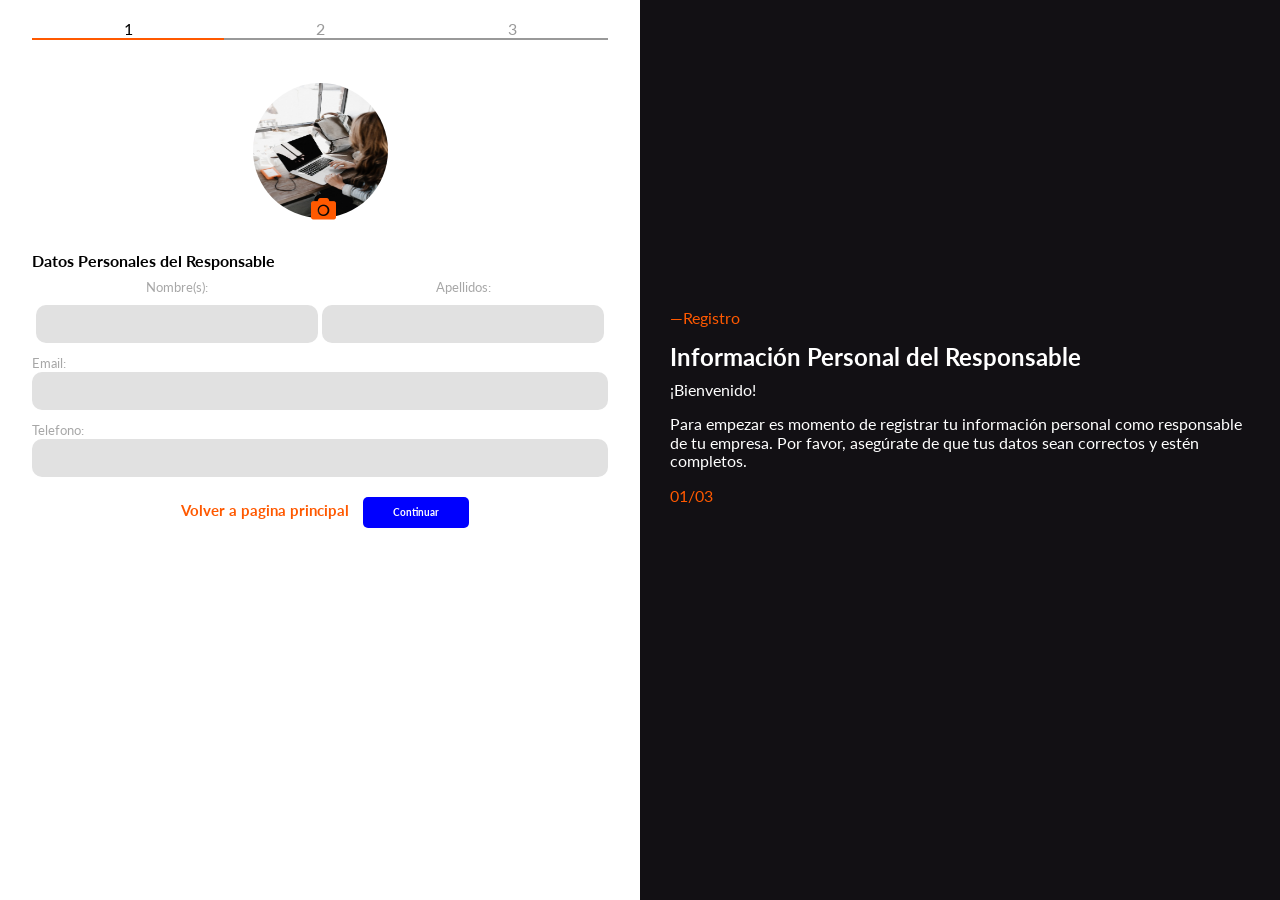
<file: registroEmpresa.html>
<!DOCTYPE html>
<html lang="en">

<head>
    <meta charset="UTF-8">
    <meta name="viewport" content="width=device-width, initial-scale=1.0">
    <title>Registro</title>
    <!-- ICONO DE PESTAÑA -->
    <link rel="shortcut icon" href="https://www.miplana.mx/r_/inc/img/favicon.ico">
    <!--NORMALIZE-->
    <link rel="stylesheet" href="css/normalize.css">
    <!--ICONOS-->
    <link rel="stylesheet" href="fontawesome-free-5.15.1-web/css/all.min.css">
    <!--ESTILOS PERSONALIZADOS-->
    <link rel="stylesheet" href="css/styles.css">
</head>

<body>
    <main class="flex-contenedor">
        <div class="flex-mitad bg-white m-0">
            <form action=" # " class="contenedor registro-form height-100 ">
                <section class="" id="datosPersonalesResponsable">
                    <ol class="pasos ">
                        <li class="centrar-texto focus ">1</li>
                        <li class="centrar-texto ">2</li>
                        <li class="centrar-texto ">3</li>
                    </ol>
                    <label for="imgInputEmpresa" class="selectorImg"><i class="fas fa-camera"></i></label>
                    <input type="file" name="imgInputEmpresa" id="imgInputEmpresa" style="display: none;">
                    <img class="img-form " src="imgBackups/photo-1491975474562-1f4e30bc9468.jfif " alt="foto_personal " id="imgLoadEmpresa">
                    <h4 class="izquierda ">Datos Personales del Responsable</h4>
                    <div class="labels-2 ">
                        <label for="nombreResponsable">Nombre(s):</label>
                        <label for="apellidoResponsable">Apellidos:</label>
                    </div>
                    <div class="registro-2 centrar ">
                        <input type="text " name="nombreResponsable " id="nombreResponsable">
                        <input type="text " name="apellidoResponsable " id="apellidoResponsable">
                    </div>
                    <div class="izquierda ">
                        <label for="correoResponsable ">Email:</label>
                        <input type="email " name="correoResponsable" id="correoResponsable">
                        <label for="telefonoResponsable">Telefono:</label>
                        <input type="tel " name="telefonoResponsable " id="telefonoResponsable">
                    </div>
                </section>
                <section id="datosEmpresa" class="hide">
                    <ol class="pasos">
                        <li class="centrar-texto">1</li>
                        <li class="centrar-texto focus">2</li>
                        <li class="centrar-texto">3</li>
                    </ol>
                    <h4 class="izquierda">Datos de la Empresa</h4>
                    <div class="izquierda">
                        <label for="nombreEmpresa">Nombre de la empresa:</label>
                        <input type="text" name="nombreEmpresa" id="nombreEmpresa">
                        <label for="ciudadEmpresa">¿En qué ciudad esta ubicada?</label>
                        <input type="text" name="ciudadEmpresa" id="ciudadEmpresa">
                        <label for="correoEmpresa ">Email:</label>
                        <input type="email " name="correoEmpresa" id="correoEmpresa">
                        <label for="telefonoEmpresa">Telefono:</label>
                        <input type="tel " name="telefonoEmpresa " id="telefonoEmpresa">
                        <label for="direccionEmpresa">Dirección:</label>
                        <textarea name="direccionEmpresa" id="direccionEmpresa" cols="30 " rows="10 "></textarea>
                    </div>
                </section>
                <section id="otrosDatos" class="hide">
                    <ol class="pasos">
                        <li class="centrar-texto">1</li>
                        <li class="centrar-texto">2</li>
                        <li class="centrar-texto focus">3</li>
                    </ol>
                    <h4 class="izquierda">Otros Datos</h4>
                    <div class="izquierda">
                        <label for="descripcionEmpresa">Descripción de la Empresa::</label>
                        <textarea name="descripcionEmpresa" id="descripcionEmpresa" cols="30 " rows="10 "></textarea>
                        <label for="deseoAlumnoEmpresa">Describe el perfil del alumno que buscas:</label>
                        <textarea name="deseoAlumnoEmpresa" id="deseoAlumnoEmpresa" cols="30 " rows="10 "></textarea>
                    </div>
                </section>
                <div class="centrar-texto ">
                    <a class="btn-2 " id="regresarEmpresa">Volver a pagina principal</a>
                    <a class="btn btn-azul c-blanco " id="continuarRegistroEmpresa">Continuar</a>
                    <!-- <button type="submit " class="btn btn-azul c-blanco ">Continuar</button> -->
                </div>
            </form>
        </div>
        <div class="flex-mitad ">
            <div class="c-blanco centrar-pantalla ">
                <div class="m-b-8 m-s-3 ">
                    <p><span class="c-azul ">&#8212;Registro</span></p>
                    <h2 id="titPagRegistroEmpresa">Información Personal del Responsable</h2>
                    <p id="titDosPagRegistroEmpresa">¡Bienvenido!</p>
                    <p id="InfPagRegistroEmpresa">Para empezar es momento de registrar tu información personal como responsable de tu empresa. Por favor, asegúrate de que tus datos sean correctos y estén completos.</p>
                    <p><span class="c-azul " id="numPagRegistroEmpresa">01/03</span></p>
                </div>
            </div>
        </div>
    </main>

    <script src="js/script2.js"></script>
</body>

</html>
</file>
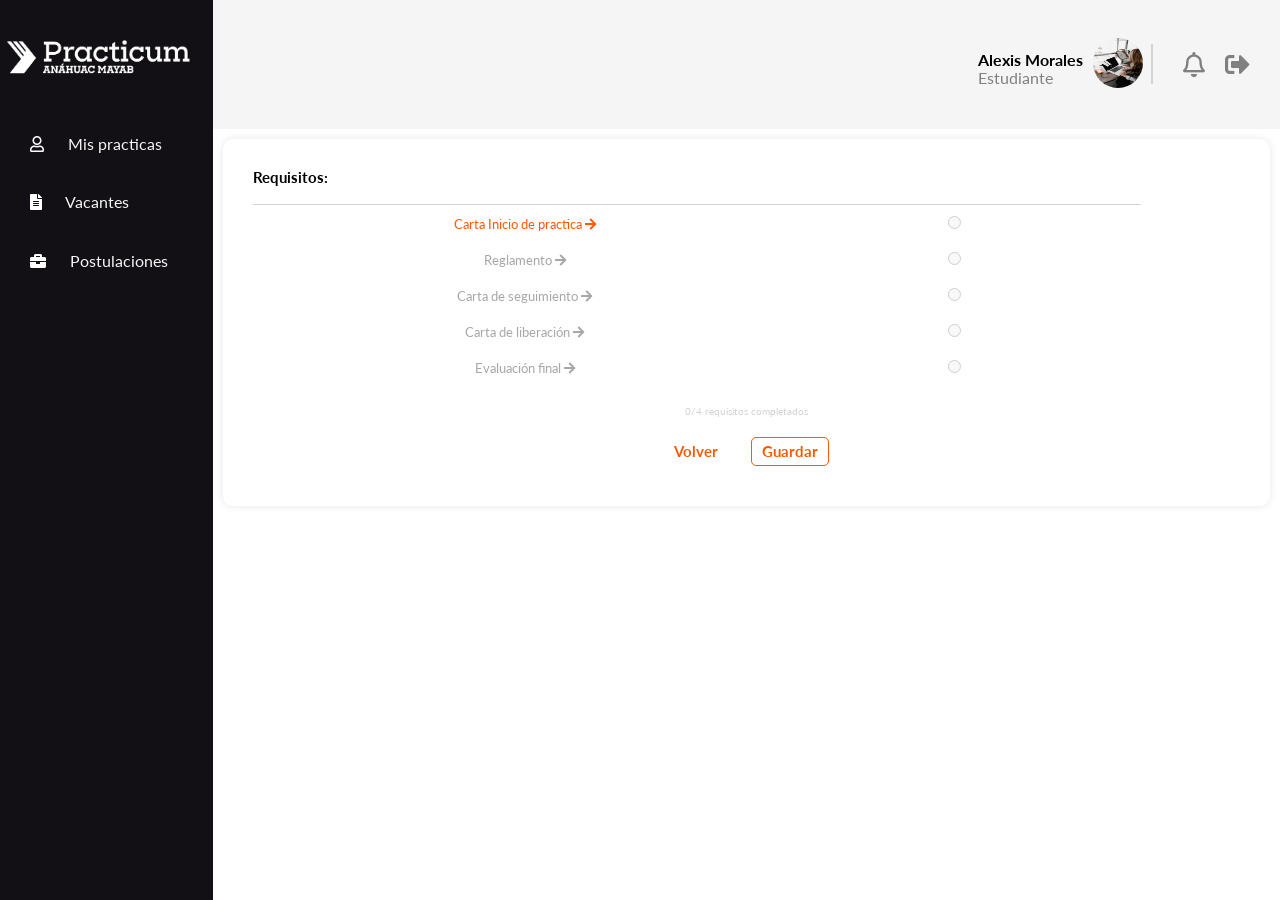
<file: requisitos.html>
<!DOCTYPE html>
<html lang="en">

<head>
    <meta charset="UTF-8">
    <meta name="viewport" content="width=device-width, initial-scale=1.0">
    <title>PXS</title>
    <link rel="shortcut icon" href="https://www.miplana.mx/r_/inc/img/favicon.ico">
    <!--NORMALIZE-->
    <link rel="stylesheet" href="css/normalize.css">
    <!--ICONOS-->
    <link rel="stylesheet" href="fontawesome-free-5.15.1-web/css/all.min.css">
    <!--ESTILOS PERSONALIZADOS-->
    <link rel="stylesheet" href="css/styles.css">
</head>

<body>
    <main class="perfil">
        <div class="dashboard c-blanco" id="dashboard">
            <!-- <h2 class="logo c-azul centrar-texto">PXS</h2> -->
            <img src="imgBackups/practicum_2020_logo-04.png" alt="logo" class="logo">
            <div class="accion" id="burger-menu">
                <a href="#"><i class="fas fa-bars" ></i></a>
            </div>
            <div class="accion">
                <i class="far fa-user"></i>
                <a href="#">Mis practicas</a>
            </div>
            <div class="accion">
                <i class="fas fa-file-alt"></i>
                <a href="#">Vacantes</a>
            </div>
            <div class="accion">
                <i class="fas fa-briefcase"></i>
                <a href="#">Postulaciones</a>
            </div>
        </div>
        <div class="perfil-contenido">
            <div class="datos-perfil">
                <div class="usuario-info">
                    <div>
                        <h4>Alexis Morales</h4>
                        <p>Estudiante</p>
                    </div>
                    <div>
                        <img src="imgBackups/photo-1491975474562-1f4e30bc9468.jfif" alt="">
                    </div>
                </div>
                <div class="notificaciones">
                    <a href=""><i class="far fa-bell"></i></a>
                    <a href=""><i class="fas fa-sign-out-alt"></i></a>
                </div>
            </div>
            <div class="practicas">
                <div class="practicas-contenedor">
                    <div class="carta-m flex-100">
                        <div class="carta-practicas">
                            <h2 style="margin-bottom: 2rem;">Requisitos:</h2>
                        </div>
                        <div class="flex-contenedor">
                            <ul>
                                <li class="m-b-2"> <label for="cartaInicio" class="m-2 c-azul">Carta Inicio de practica <i class="fas fa-arrow-right"></i></label> </li>
                                <li> <input type="radio" name="cartaInicio" id="cartaInicio" disabled> </li>
                                <li class="m-b-2"> <label for="reglamento" class="m-2">Reglamento <i class="fas fa-arrow-right"></i></label> </li>
                                <li><input type="radio" name="reglamento" id="reglamento" disabled></li>
                                <li class="m-b-2"> <label for="cartaSeguimiento" class="m-2">Carta de seguimiento <i class="fas fa-arrow-right"></i></label> </li>
                                <li> <input type="radio" name="cartaSeguimiento" id="cartaSeguimiento" disabled></li>
                                <li class="m-b-2"> <label for="cartaLiberación" class="m-2">Carta de liberación <i class="fas fa-arrow-right"></i></label> </li>
                                <li><input type="radio" name="cartaLiberación" id="cartaLiberación" disabled></li>
                                <li class="m-b-2"> <label for="evalucionEmpresa" class="m-2">Evaluación final <i class="fas fa-arrow-right"></i></label> </li>
                                <li> <input type="radio" name="evalucionEmpresa" id="evalucionEmpresa" disabled></li>
                            </ul>
                        </div>
                        <p class="centrar-texto" style="color: lightgrey;">0/4 requisitos completados</p>
                        <div class="centrar-texto">
                            <a href="detalles.html" class="m-1 btn-2">Volver</a>
                            <a href="cartaInicio.html" class="m-1 btn">Guardar</a>
                        </div>
                    </div>
                </div>
            </div>
        </div>
    </main>
    <script src="js/script.js"></script>
</body>

</html>
</file>
<file: css/styles.css>
@import url('https://fonts.googleapis.com/css2?family=Lato:wght@100;400;700&display=swap');
:root {
    /*--fuentePrincipal: 'Staatliches', cursive;*/
    /* --azul: #1282a2; */
    /* --azulOscuro: #0a1128; */
    --white: #ffffff;
    --black: #121014;
    --azul: #FF5900;
    /* --azulOscuro: #ac3c00; */
    --azulOscuro: #0d4a60;
}

html {
    box-sizing: border-box;
    font-size: 62.5%;
    /*con esto 1rem = 10px*/
}

body {
    font-family: 'Lato', sans-serif;
    font-size: 1.6rem;
    background-color: var(--black);
    height: 100%;
}

*,
*:before,
*:after {
    box-sizing: inherit;
}


/* Globales */

.contenedor {
    text-align: center;
    width: 90%;
    margin: 2rem auto;
}

img {
    max-width: 100%;
}

h1,
h2,
h3 {
    margin: 0;
}

ul,
ol {
    list-style: none;
    margin: 0;
    padding: 0;
}

.centrar-pantalla {
    display: flex;
    align-items: center;
    justify-content: center;
    height: 100vh;
    /*background-color: #151b29;*/
}

.centrar-pantalla-login {
    display: flex;
    align-items: center;
    justify-content: center;
    min-height: 50vh;
}

.centrar-texto {
    margin-left: auto;
    margin-right: auto;
    text-align: center;
}

.centrar {
    margin: 0 auto;
}

.centrar-flex {
    justify-content: center;
    align-items: center;
}

.izquierda {
    text-align: left;
}

.derecha {
    text-align: right;
}

.carta {
    text-align: center;
    background: var(--white);
    width: 410px;
    padding: 30px;
    box-shadow: 0 0 8px rgba(0, 0, 0, 0.1);
    border-radius: 1rem;
    font-size: 1rem;
}

.carta-xl {
    background: var(--white);
    /* width: 100%; */
    padding: 30px;
    box-shadow: 0 0 8px rgba(0, 0, 0, 0.1);
    border-radius: 1rem;
    font-size: 1rem;
    flex-basis: 100%;
}

.carta-m {
    background: var(--white);
    /* width: 100%; */
    padding: 30px;
    box-shadow: 0 0 8px rgba(0, 0, 0, 0.1);
    border-radius: 1rem;
    font-size: 1rem;
    /* overflow: auto; */
}

.carta-ch {
    background: var(--white);
    padding: 30px;
    box-shadow: 0 0 8px rgba(0, 0, 0, 0.1);
    border-radius: 1rem;
    font-size: 1rem;
}

@media (min-width: 768px) {
    .carta-m {
        flex-basis: calc(90%/2);
    }
    .carta-ch {
        flex-basis: calc(90%/3);
    }
}

.btn {
    padding: .5rem 1rem;
    display: inline-block;
    margin-top: 1rem;
    color: var(--azul);
    text-decoration: none;
    font-weight: 700;
    font-size: 1.5rem;
    border-radius: .5rem;
    border: solid 1px var(--azul);
    transition: all .5s;
}

.btn-2 {
    padding: .5rem 1rem;
    display: inline-block;
    margin-top: 1rem;
    color: var(--azul);
    text-decoration: none;
    font-weight: 700;
    font-size: 1.5rem;
    cursor: pointer;
}

.btn:hover {
    cursor: pointer;
    background-color: black;
}

.btn-azul {
    background-color: blue;
    font-size: 1rem;
    padding: 1rem 3rem;
    border: none;
}

.logo {
    width: 25rem;
}

.bg-white {
    background-color: var(--white);
}

.m-0 {
    margin: 0!important;
}

.m-1 {
    margin: 1rem!important;
}

.m-2 {
    margin: 2rem!important;
}

.m-b-2 {
    margin-bottom: 2rem!important;
}

.m-b-8 {
    margin-bottom: 8rem;
}

.m-s-3 {
    margin-left: 3rem;
    margin-right: 3rem;
}

.m-r-2 {
    margin-right: 2rem;
}

.p-2 {
    padding: 1.5rem!important;
}

.c-blanco {
    color: var(--white);
}

.c-azul {
    color: var(--azul);
}

.height-100 {
    height: 100%;
}

.f-16 {
    font-size: 1.6rem!important;
}

@media (max-width: 768px) {
    .responsive {
        display: block!important;
    }
    .responsive:not(:first-of-type) i {
        display: none;
    }
}

/*HEADER INDEX*/

.background {
    background-image: url(https://images.unsplash.com/photo-1529460608-bc455fccd5a4?ixid=MXwxMjA3fDB8MHxwaG90by1wYWdlfHx8fGVufDB8fHw%3D&ixlib=rb-1.2.1&auto=format&fit=crop&w=1790&q=80);
    background-position: bottom;
    background-repeat: no-repeat;
    background-size: cover;
    min-height: 100vh;
    /* width: 100%; */
}

.blur {
    background: hsla(214, 99, 54, 0.2);
    backdrop-filter: blur(6px);
    min-height: 100vh;
    width: 100%;
}

.header a {
    display: block;
    text-decoration: none;
    color: var(--white);
    text-align: center;
    padding-top: 3rem;
    transition: color .5s;
    cursor: pointer;
}

.header a:hover {
    color: var(--azul);
}

.header-content {
    font-size: 2.6rem;
    margin-top: 15rem;
    display: block;
    padding-right: 0;
    text-align: center;
}

.header-content p {
    font-size: 3rem;
    margin-top: 0;
    letter-spacing: 1.1rem;
}

.header-content p:last-of-type {
    letter-spacing: normal;
    margin-top: 3rem;
    font-size: 1.5rem;
}

@media (min-width: 768px) {
    .header {
        display: flex;
        flex-direction: row;
        justify-content: space-between;
        align-items: center;
    }
    .header a {
        margin: 2rem 15rem;
        padding-top: 0;
    }
    .header-content {
        padding: 0 0 0 1rem;
        margin: 20% 20% 0;
        text-align: left;
        font-size: 3.6rem;
        padding-right: 3rem;
    }
}


/*BARRA*/

.barra {
    padding: 2rem 0;
    background-color: whitesmoke;
}

.barra li p.numero {
    margin: 2rem;
}

.info-resumen {
    /*margin: 0 auto;*/
    width: 80%;
    color: var(--azul);
    font-size: 2rem;
}

.numero {
    font-size: 4rem;
    display: block;
    align-content: center;
    text-align: center;
}

@media (min-width: 768px) {
    .info-resumen {
        display: flex;
        justify-content: space-between;
        align-items: center;
    }
}


/*SECCIONES INDEX*/

.flex-contenedor {
    /* width: 100%; */
    height: 100%;
    display: flex;
    flex-direction: column;
}

.flex-mitad {
    flex: 0 0 50%;
    min-height: 100vh;
    overflow: hidden;
}

.flex-img img {
    max-width: 100%;
    max-height: 700px;
    justify-content: center;
    padding: 1rem;
    margin: 0 auto;
}

.flex-img:nth-of-type(1) {
    order: 1;
}

@media (min-width: 768px) {
    .flex-contenedor {
        /*display: flex;*/
        justify-content: center;
        text-align: left;
        flex-direction: row;
    }
    .flex-1 {
        flex-basis: 50%;
        display: flex;
        flex-direction: column;
        justify-content: center;
        padding: 1rem;
        margin: 0 2rem;
    }
    .flex-img img {
        max-width: 100%;
        max-height: 700px;
        justify-content: center;
        padding: 1rem;
        margin: 0 2rem;
    }
    .flex-img:nth-of-type(1) {
        order: initial;
    }
}


/*FOOTER*/

footer {
    margin: 4rem;
    padding: 0 2rem;
}


/*INICIO DE SESION*/

.carta a {
    font-weight: bold;
    color: blue;
    text-decoration: none;
}

.carta a:hover {
    text-decoration: underline;
}

.form-titulo {
    font-size: 5rem;
    color: var(--azulOscuro);
}

form.login input[type="text"],
input[type="password"] {
    display: block;
    width: 70%;
    height: 100%;
    margin: 2rem auto;
    padding: .5rem 1rem;
    font-size: 1.7rem;
    border: 1px solid silver;
    border-radius: 1rem;
}

form.login input:focus {
    border: none;
}

form.login .form-bottom {
    margin-bottom: 3.5rem;
    font-size: 1rem;
}

form.login .form-bottom a {
    padding-left: 3rem;
}

.close {
    position: relative;
    right: -170px;
    top: -10px;
}

.close i {
    cursor: pointer;
    color: blue;
    font-size: 2.5rem;
    box-shadow: 10px 10px 5px 0px rgba(0, 0, 0, 0.1);
}

.close i:hover {
    color: var(--azul);
    box-shadow: 10px 10px 5px 0px rgba(0, 0, 0, 0.5);
}


/* Popup box BEGIN */

.hover_bkgr_fricc {
    background: rgba(0, 0, 0, .4);
    /* cursor: pointer; */
    display: none;
    height: 100%;
    position: fixed;
    text-align: center;
    top: 0;
    width: 100%;
    z-index: 10000;
}

.hover_bkgr_fricc .helper {
    display: inline-block;
    height: 100%;
    vertical-align: middle;
}

.hover_bkgr_fricc>div {
    background-color: var(--azul);
    box-shadow: 10px 10px 60px #555;
    display: inline-block;
    height: auto;
    max-width: 551px;
    min-height: 100px;
    vertical-align: middle;
    width: 90%;
    position: relative;
    border-radius: 8px;
    padding: 15px 5%;
}

.popupCloseButton {
    background-color: #fff;
    border: 3px solid #999;
    border-radius: 50px;
    cursor: pointer;
    display: inline-block;
    font-family: arial;
    font-weight: bold;
    position: absolute;
    top: -20px;
    right: -20px;
    font-size: 25px;
    line-height: 30px;
    width: 30px;
    height: 30px;
    text-align: center;
}

.popupCloseButton:hover {
    background-color: #ccc;
}

.hide {
    display: none;
}

.show {
    display: inline-block;
}


/* Popup box BEGIN */


/*REGISTRO*/

.img-form {
    width: 135px;
    height: 135px;
    border-radius: 50%;
    margin: 2rem;
}

.pasos {
    display: flex;
    flex-flow: row wrap;
    margin-bottom: 20px
}

.pasos .centrar-texto {
    justify-content: center;
}

.pasos li {
    display: flex;
    flex: 1;
    padding: 0 .5rem;
    overflow: hidden;
    color: #999;
    border-bottom: 2px solid;
}

.pasos .focus {
    color: inherit;
    border-bottom: 2px solid var(--azul);
}

form.registro-form p {
    font-size: 1.2rem;
    color: #4f4f4f;
    margin: 2rem 0 0 0;
}

.registro-form input:not([type="submit"]),
textarea,
select {
    padding: 1rem;
    display: block;
    width: 100%;
    max-width: 100%;
    background-color: #e1e1e1;
    margin-bottom: 1rem;
    border: none;
    border-radius: 1rem;
}

.registro-form li {
    margin-bottom: .29rem;
}

label {
    color: #a7a7a7;
    font-size: 1.3rem;
}

textarea {
    height: 6rem;
}

.form-style input,
textarea {
    margin: 1rem auto;
}

div.registro-2 input:not([type="submit"]) {
    display: inline-block;
    margin: 0 auto 1rem;
    width: 49%;
}

.labels-2 label {
    display: inline-block;
    margin: 1rem auto;
    width: 49%;
}

.flex-mitad:nth-of-type(1) {
    order: 1;
}

.competencias i {
    padding: 0 .5rem;
    font-size: 1.4rem;
}

@media (min-width: 768px) {
    .flex-mitad:nth-of-type(1) {
        order: initial;
    }
    .competencias i {
        padding: 0 .5rem;
        font-size: 1.5rem;
    }
}

.flex-contenedor-especial {
    width: 100%;
    height: 100%;
    display: flex;
}

.flex-mitad-especial {
    flex: 0 0 50%;
    /* height: 100%; */
    /*overflow: hidden;*/
}

.flex-mitad-especial li {
    font-size: 1.4rem;
}


/* @media (min-width: 768px) {
    .flex-mitad-especial li {
        margin-bottom: .35rem;
    }
} */

.inline-40 {
    display: inline-block;
    width: 40%;
}


/*PERFIL ALUMNO*/

.perfil {
    min-height: 100vh;
    background: linear-gradient(to right top, var(--azul), var(--azulOscuro));
    display: flex;
}

.dashboard {
    background-color: var(--black);
    flex: 1;
}

.dashboard img {
    /* margin: 3.7rem; */
    display: none;
}

.dashboard .accion {
    padding: 2rem 1rem;
    transition: all .5s ease;
}

.dashboard .accion i {
    margin: 0 2rem;
}

.dashboard .accion a {
    text-decoration: none;
    color: whitesmoke;
}

.dashboard .accion:hover {
    background-color: var(--azul);
    cursor: pointer;
}

.perfil-contenido {
    flex: 5;
    display: flex;
    flex-direction: column;
}

.datos-perfil {
    background-color: whitesmoke;
    flex: 1;
    display: flex;
    justify-content: flex-end;
}

.datos-perfil h4,
img {
    display: inline-block;
}

.datos-perfil .usuario-info {
    margin-right: 2rem;
    display: flex;
    align-items: center;
    position: relative;
}

.usuario-info::after {
    content: '';
    position: absolute;
    height: 40px;
    width: 2px;
    /* background-color: rgb(170, 170, 170); */
    background-color: lightgray;
    right: 0px;
}

.usuario-info>div {
    margin-right: 1rem;
}

.usuario-info img {
    width: 50px;
    height: 50px;
    border-radius: 50%;
}

.datos-perfil .usuario-info p,
h4 {
    margin: 0;
}

.datos-perfil .usuario-info p {
    color: gray;
}

.practicas {
    background-color: white;
    flex: 6;
}

.notificaciones {
    font-size: 2.5rem;
    display: flex;
    align-items: center;
    margin: 0 1rem;
}

.notificaciones a {
    margin-right: 2rem;
    color: gray;
}

.practicas-contenedor {
    display: flex;
    flex-direction: column;
    flex-flow: wrap;
}

.practicas-contenedor>div {
    margin: 1rem;
}

.practicas-contenedor>div h3,
h4,
p {
    margin-top: 1rem;
}

.carta-m .carta-practicas {
    margin-bottom: 1rem;
    position: relative;
}

.carta-m .carta-practicas::after {
    content: '';
    position: absolute;
    background-color: lightgray;
    bottom: 1px;
    width: 90%;
    height: 1px;
}

.carta-m .carta-practicas>div {
    margin-right: 2.5rem;
}

.carta-m .carta-practicas img {
    width: 10rem;
    height: 10rem;
    border-radius: 50%;
}

.practica-activa {
    position: relative;
}

.accion:not(:first-of-type) {
    display: none;
}

.accion:first-of-type i {
    transition: all 1s ease;
}

.accion:first-of-type:hover i {
    transform: rotate(.25turn) scale(1.5);
}

@media (min-width: 768px) {
    .practica-activa h4::after {
        content: 'Práctica actual';
        position: absolute;
        right: -5%;
        color: white;
        background-color: rgba(22, 22, 240, 0.719);
        font-size: 1rem;
        padding: .4rem;
        border-radius: 5px;
        font-weight: 400;
    }
    .practicas-contenedor {
        flex-direction: initial;
        justify-content: center;
    }
    .accion:not(:first-of-type) {
        display: block;
    }
    .accion:first-of-type {
        display: none;
    }
    .dashboard img {
        display: block;
        margin: 3rem 0;
    }
    .carta-m .carta-practicas {
        display: flex;
    }
}

.flex-100 {
    flex-basis: 100%!important;
}

.carreras-req ul li {
    display: inline-block;
    margin: .5rem .3rem;
    background: darkblue;
    color: white;
    padding: .5rem;
    border-radius: 10px;
}

.carta-m .flex-contenedor {
    height: unset;
}


/*Postulaciones estado*/

.estado {
    width: 90%;
    height: 2px;
    background-color: lightgray;
    position: relative;
    margin: 2rem 0;
}

.cir {
    width: 20px;
    height: 20px;
    border-radius: 50%;
    position: absolute;
    background-color: rgba(22, 22, 240, 1);
    left: 50%;
    top: -9px;
    border: 1px solid whitesmoke;
    color: whitesmoke;
    display: flex;
    justify-content: center;
    align-items: center;
}

.cir.ele {
    left: 15%;
}

.cir.post {
    left: 85%;
}

.carta-m .rmAfter::after {
    content: none;
}

.flex-contenedor ul li {
    display: block;
    text-align: center;
    margin-top: 2rem;
}

@media (min-width: 768px) {
    .flex-contenedor ul li {
        display: inline-block;
        width: calc(98%/2);
        margin-top: 0;
        text-align: center;
    }
}


/*-----EMPRESAS-----*/


/*MIS VACANTES*/

.selectorImg {
    position: relative;
}

.selectorImg i {
    position: absolute;
    font-size: 2.5rem;
    bottom: 2rem;
    left: 7.8rem;
    color: var(--azul);
    cursor: pointer;
}

.cir-gris {
    width: 75px;
    height: 75px;
    background-color: var(--azul);
    border-radius: 50%;
    position: relative;
}

.cir-gris>i {
    position: absolute;
    font-size: 4rem;
    color: white;
    top: 23%;
    left: 28%;
}

.carta-ch img {
    width: 75px;
    height: 75px;
    border-radius: 50%;
}
</file>
